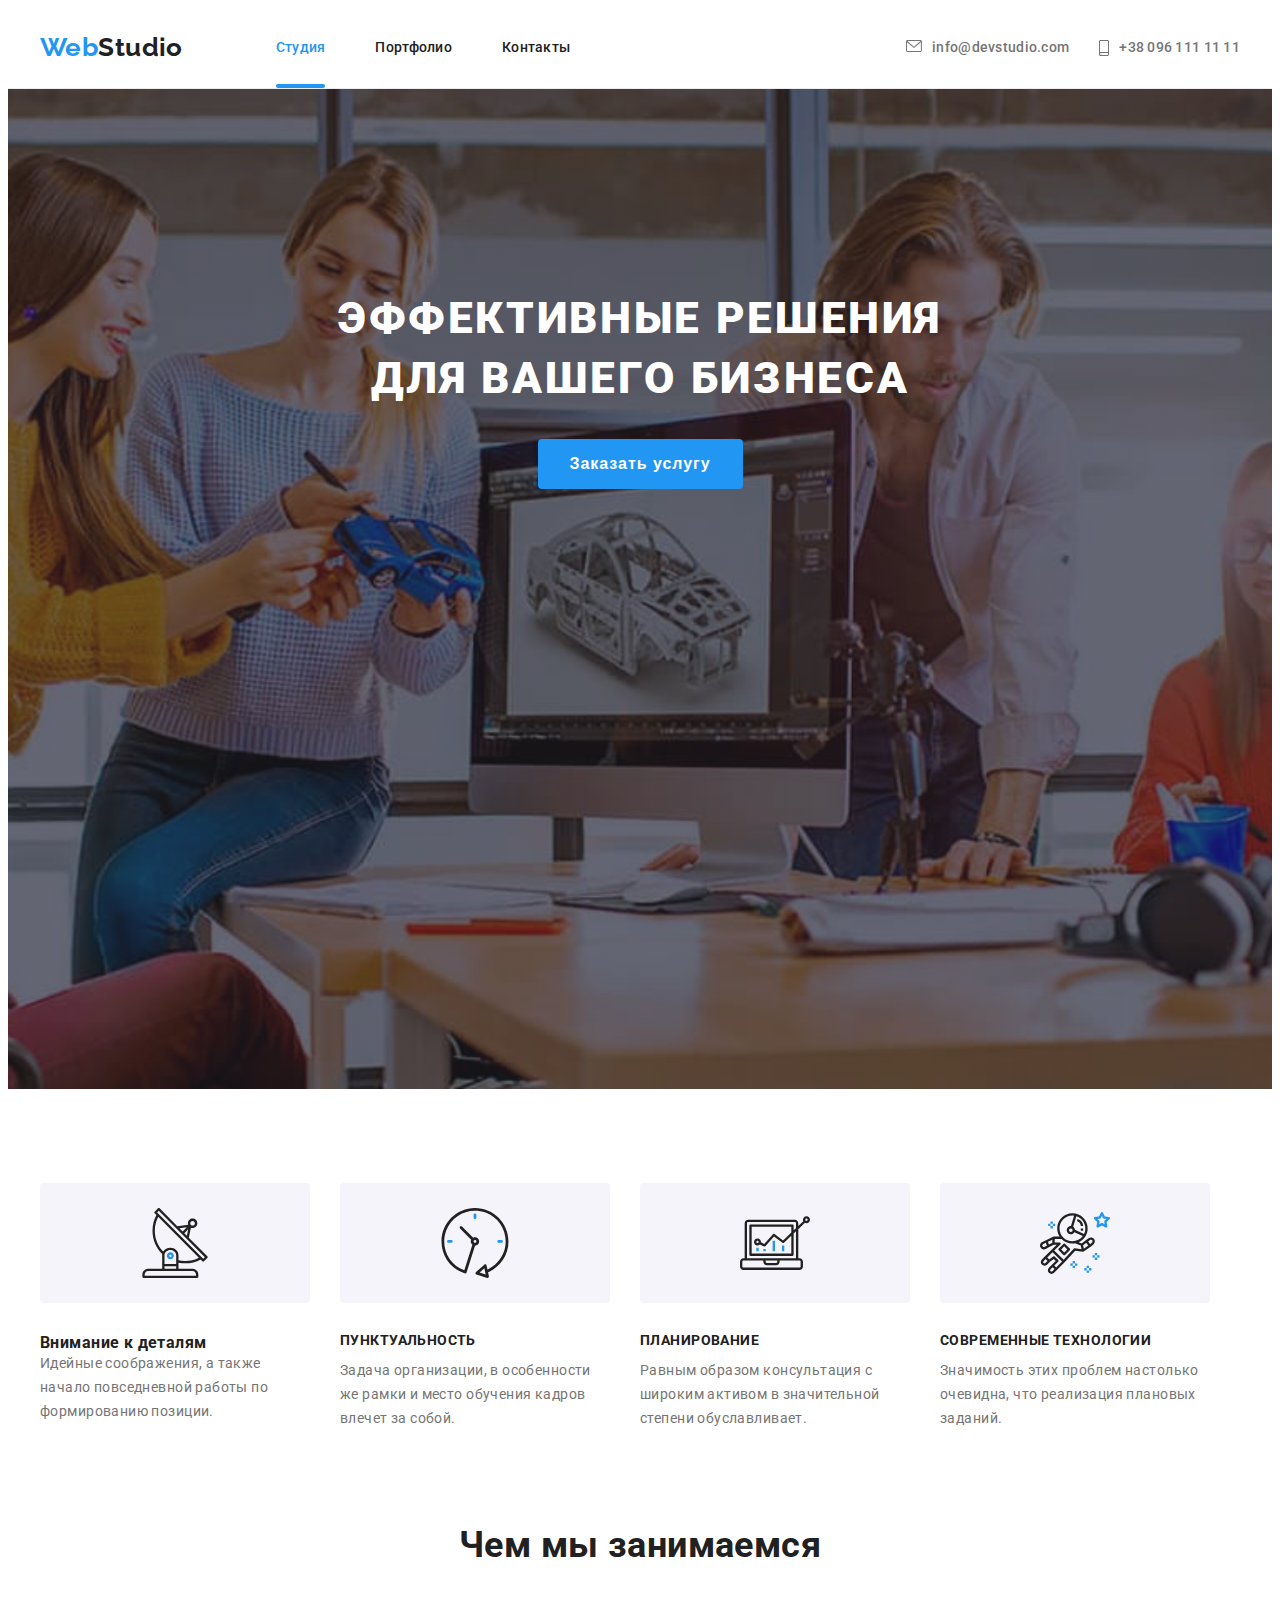
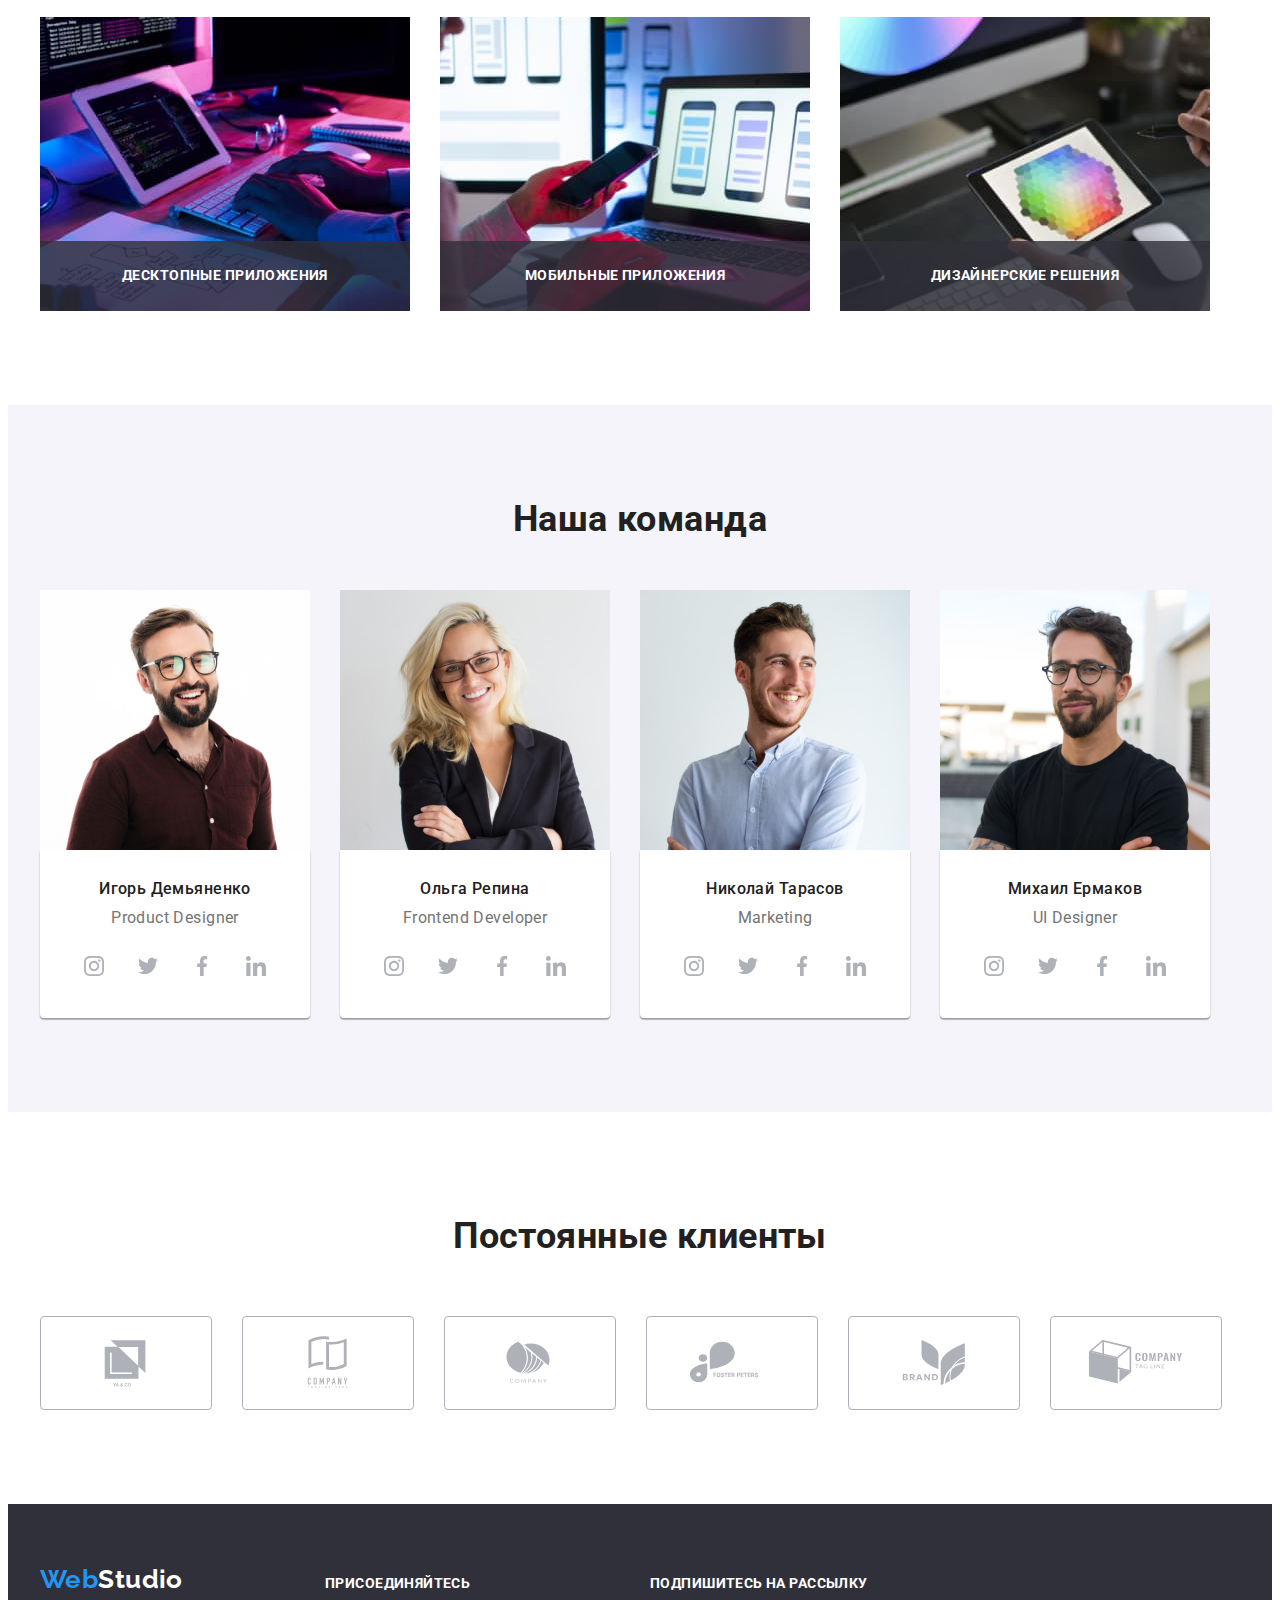
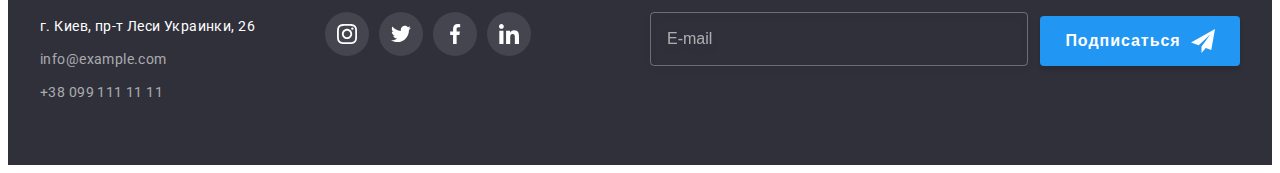
<file: index.html>
<!DOCTYPE html>
<html lang="ru">
  <head>
    <meta charset="UTF-8" />
    <meta http-equiv="X-UA-Compatible" content="IE=edge" />
    <meta name="viewport" content="width=device-width, initial-scale=1.0" />
    <title>Studio</title>
    <link rel="preconnect" href="https://fonts.googleapis.com" />
    <link rel="preconnect" href="https://fonts.gstatic.com" crossorigin />
    <link
      href="https://fonts.googleapis.com/css2?family=Raleway:wght@700&family=Roboto:wght@400;500;700;900&display=swap"
      rel="stylesheet"
    />
    <link
      rel="stylesheet"
      href="https://cdnjs.cloudflare.com/ajax/libs/modern-normalize/1.1.0/modern-normalize.min.css"
      integrity="sha512-wpPYUAdjBVSE4KJnH1VR1HeZfpl1ub8YT/NKx4PuQ5NmX2tKuGu6U/JRp5y+Y8XG2tV+wKQpNHVUX03MfMFn9Q=="
      crossorigin="anonymous"
      referrerpolicy="no-referrer"
    />
    <link rel="stylesheet" href="./css/styles.css" />
  </head>
  <body>
    <header class="header">
      <div class="container hat">
        <a class="logo" href="./index.html"
          ><span class="web">Web</span>Studio</a
        >
        <nav class="nav-list">
          <ul class="site-nav list">
            <li class="item">
              <a class="nav-link current link" href="./index.html">Студия</a>
            </li>
            <li class="item">
              <a class="nav-link link" href="./portfolio.html">Портфолио</a>
            </li>
            <li class="item">
              <a class="nav-link link" href="">Контакты</a>
            </li>
          </ul>
        </nav>
        <ul class="contact-header list">
          <li class="item">
            <a class="hat-contact link" href="mailto:info@devstudio.com">
              <svg class="mail-icon" width="16" height="12">
                <use href="./images/icons.svg#icon-envelope"></use>
              </svg>
              info@devstudio.com</a
            >
          </li>
          <li class="item">
            <a class="hat-contact link" href="tel:+380961111111"
              ><svg class="tel-icon" width="10" height="16">
                <use href="./images/icons.svg#icon-smartphone"></use>
              </svg>
              +38 096 111 11 11</a
            >
          </li>
        </ul>
      </div>
    </header>
    <main>
      <!--section_1-->
      <section class="hero section">
        <div class="container">
          <h1 class="hero-title">Эффективные решения для вашего бизнеса</h1>
          <button class="hero-button" type="button" data-modal-open>
            Заказать услугу
          </button>
        </div>
      </section>
      <!--section_2-->
      <section class="features section">
        <div class="container">
          <h2 class="visually-hidden">список</h2>

          <ul class="features-list list">
            <li class="features-item">
              <div class="about-icon-wrap">
                <svg class="features-icon" width="70" height="70">
                  <use href="./images/icons.svg#icon-antenna"></use>
                </svg>
              </div>
              <h3 class="features-headin">Внимание к деталям</h3>
              <p class="features-paragraph">
                Идейные соображения, а также начало повседневной работы по
                формированию позиции.
              </p>
            </li>
            <li class="features-item">
              <div class="about-icon-wrap">
                <svg class="features-icon" width="70" height="70">
                  <use href="./images/icons.svg#icon-clock"></use>
                </svg>
              </div>
              <h3 class="features-heading">Пунктуальность</h3>
              <p class="features-paragraph">
                Задача организации, в особенности же рамки и место обучения
                кадров влечет за собой.
              </p>
            </li>
            <li class="features-item">
              <div class="about-icon-wrap">
                <svg class="features-icon" width="70" height="70">
                  <use href="./images/icons.svg#icon-diagram"></use>
                </svg>
              </div>
              <h3 class="features-heading">Планирование</h3>
              <p class="features-paragraph">
                Равным образом консультация с широким активом в значительной
                степени обуславливает.
              </p>
            </li>
            <li class="features-item">
              <div class="about-icon-wrap">
                <svg class="features-icon" width="70" height="70">
                  <use href="./images/icons.svg#icon-astronaut"></use>
                </svg>
              </div>
              <h3 class="features-heading">Современные технологии</h3>
              <p class="features-paragraph">
                Значимость этих проблем настолько очевидна, что реализация
                плановых заданий.
              </p>
            </li>
          </ul>
        </div>
      </section>
      <!--section_3-->
      <section class="employment section">
        <div class="container">
          <h2 class="employment-title">Чем мы занимаемся</h2>
          <ul class="employment-list list">
            <li class="about-item">
              <img src="./images/img1.jpg" alt="печатает" width="370" />
              <p class="employment-name">Десктопные приложения</p>
            </li>
            <li class="about-item">
              <img src="./images/img2.jpg" alt="набор с телефона" width="370" />
              <p class="employment-name">Мобильные приложения</p>
            </li>
            <li class="about-item">
              <img
                src="./images/img3.jpg"
                alt="стилизация на планшете"
                width="370"
              />
              <p class="employment-name">Дизайнерские решения</p>
            </li>
          </ul>
        </div>
      </section>
      <!--section_4-->
      <section class="team section">
        <div class="container">
          <h2 class="team-header">Наша команда</h2>
          <ul class="team-list list">
            <li class="team-item">
              <img
                class="team-img"
                src="./images/specialist1.jpg"
                alt="фотография специалиста1"
                width="270"
              />
              <div class="team-container">
                <h3 class="team-name">Игорь Демьяненко</h3>
                <p class="team-paragraph" lang="en">Product Designer</p>
                <ul class="masters-soc-list list">
                  <li class="masters-soc-item">
                    <a href="" class="masters-soc-link link">
                      <svg class="masters-soc-icon" width="20" height="20">
                        <use href="./images/icons.svg#icon-instagram"></use>
                      </svg>
                    </a>
                  </li>
                  <li class="masters-soc-item">
                    <a href="" class="masters-soc-link link"
                      ><svg class="masters-soc-icon" width="20" height="20">
                        <use href="./images/icons.svg#icon-twitter"></use>
                      </svg>
                    </a>
                  </li>
                  <li class="masters-soc-item">
                    <a href="" class="masters-soc-link link">
                      <svg class="masters-soc-icon" width="20" height="20">
                        <use href="./images/icons.svg#icon-facebook"></use>
                      </svg>
                    </a>
                  </li>
                  <li class="masters-soc-item">
                    <a href="" class="masters-soc-link link">
                      <svg class="masters-soc-icon" width="20" height="20">
                        <use href="./images/icons.svg#icon-linkedin"></use>
                      </svg>
                    </a>
                  </li>
                </ul>
              </div>
            </li>
            <li class="team-item">
              <img
                class="team-img"
                src="./images/specialist2.jpg"
                alt="фотография специалиста2"
                width="270"
              />
              <div class="team-container">
                <h3 class="team-name">Ольга Репина</h3>
                <p class="team-paragraph" lang="en">Frontend Developer</p>
                <ul class="masters-soc-list list">
                  <li class="masters-soc-item">
                    <a href="" class="masters-soc-link link">
                      <svg class="masters-soc-icon" width="20" height="20">
                        <use href="./images/icons.svg#icon-instagram"></use>
                      </svg>
                    </a>
                  </li>
                  <li class="masters-soc-item">
                    <a href="" class="masters-soc-link link"
                      ><svg class="masters-soc-icon" width="20" height="20">
                        <use href="./images/icons.svg#icon-twitter"></use>
                      </svg>
                    </a>
                  </li>
                  <li class="masters-soc-item">
                    <a href="" class="masters-soc-link link">
                      <svg class="masters-soc-icon" width="20" height="20">
                        <use href="./images/icons.svg#icon-facebook"></use>
                      </svg>
                    </a>
                  </li>
                  <li class="masters-soc-item">
                    <a href="" class="masters-soc-link link">
                      <svg class="masters-soc-icon" width="20" height="20">
                        <use href="./images/icons.svg#icon-linkedin"></use>
                      </svg>
                    </a>
                  </li>
                </ul>
              </div>
            </li>
            <li class="team-item">
              <img
                class="team-img"
                src="./images/specialist3.jpg"
                alt="фотография специалиста3"
                width="270"
              />
              <div class="team-container">
                <h3 class="team-name">Николай Тарасов</h3>
                <p class="team-paragraph" lang="en">Marketing</p>
                <ul class="masters-soc-list list">
                  <li class="masters-soc-item">
                    <a href="" class="masters-soc-link link">
                      <svg class="masters-soc-icon" width="20" height="20">
                        <use href="./images/icons.svg#icon-instagram"></use>
                      </svg>
                    </a>
                  </li>
                  <li class="masters-soc-item">
                    <a href="" class="masters-soc-link link"
                      ><svg class="masters-soc-icon" width="20" height="20">
                        <use href="./images/icons.svg#icon-twitter"></use>
                      </svg>
                    </a>
                  </li>
                  <li class="masters-soc-item">
                    <a href="" class="masters-soc-link link">
                      <svg class="masters-soc-icon" width="20" height="20">
                        <use href="./images/icons.svg#icon-facebook"></use>
                      </svg>
                    </a>
                  </li>
                  <li class="masters-soc-item">
                    <a href="" class="masters-soc-link link">
                      <svg class="masters-soc-icon" width="20" height="20">
                        <use href="./images/icons.svg#icon-linkedin"></use>
                      </svg>
                    </a>
                  </li>
                </ul>
              </div>
            </li>
            <li class="team-item">
              <img
                class="team-img"
                src="./images/specialist4.jpg"
                alt="фотография специалиста4"
                width="270"
              />
              <div class="team-container">
                <h3 class="team-name">Михаил Ермаков</h3>
                <p class="team-paragraph" lang="en">UI Designer</p>
                <ul class="masters-soc-list list">
                  <li class="masters-soc-item">
                    <a href="" class="masters-soc-link link">
                      <svg class="masters-soc-icon" width="20" height="20">
                        <use href="./images/icons.svg#icon-instagram"></use>
                      </svg>
                    </a>
                  </li>
                  <li class="masters-soc-item">
                    <a href="" class="masters-soc-link link"
                      ><svg class="masters-soc-icon" width="20" height="20">
                        <use href="./images/icons.svg#icon-twitter"></use>
                      </svg>
                    </a>
                  </li>
                  <li class="masters-soc-item">
                    <a href="" class="masters-soc-link link">
                      <svg class="masters-soc-icon" width="20" height="20">
                        <use href="./images/icons.svg#icon-facebook"></use>
                      </svg>
                    </a>
                  </li>
                  <li class="masters-soc-item">
                    <a href="" class="masters-soc-link link">
                      <svg class="masters-soc-icon" width="20" height="20">
                        <use href="./images/icons.svg#icon-linkedin"></use>
                      </svg>
                    </a>
                  </li>
                </ul>
              </div>
            </li>
          </ul>
        </div>
      </section>
      <!--section_5-->
      <section class="clients">
        <div class="container">
          <h2 class="clients-title">Постоянные клиенты</h2>
          <ul class="clients-list list">
            <li class="clients-item">
              <a href="" class="link">
                <svg class="clients-icon" width="106" height="60">
                  <use href="./images/icons.svg#icon-logo1"></use>
                </svg>
              </a>
            </li>
            <li class="clients-item">
              <a href="" class="link">
                <svg class="clients-icon" width="106" height="60">
                  <use href="./images/icons.svg#icon-logo2"></use>
                </svg>
              </a>
            </li>
            <li class="clients-item">
              <a href="" class="link">
                <svg class="clients-icon" width="106" height="60">
                  <use href="./images/icons.svg#icon-logo3"></use>
                </svg>
              </a>
            </li>
            <li class="clients-item">
              <a href="" class="link">
                <svg class="clients-icon" width="106" height="60">
                  <use href="./images/icons.svg#icon-logo4"></use>
                </svg>
              </a>
            </li>
            <li class="clients-item">
              <a href="" class="link">
                <svg class="clients-icon" width="106" height="60">
                  <use href="./images/icons.svg#icon-logo5"></use>
                </svg>
              </a>
            </li>
            <li class="clients-item">
              <a href="" class="link">
                <svg class="clients-icon" width="106" height="60">
                  <use href="./images/icons.svg#icon-logo6"></use>
                </svg>
              </a>
            </li>
          </ul>
        </div>
      </section>
    </main>
    <footer class="footer">
      <div class="container">
        <div class="address-container">
          <a class="logo-footer link" href=""
            >Web<span class="footer-studio">Studio</span></a
          >
          <address>
            <ul class="footer-list list">
              <li class="link">
                <a
                  class="footer-contacts adress link"
                  href="https://www.bing.com/maps?osid=e393ab4b-404c-471a-ab9a-f0167a268daa&cp=50.4255~30.533493&lvl=16&imgid=5371cd0a-7fc5-4e6b-bb4b-21d235d7f3e2&v=2&sV=2&form=S00027"
                  target="_blank"
                  rel="noopener norefferer"
                  >г. Киев, пр-т Леси Украинки, 26</a
                >
              </li>
              <li class="link">
                <a
                  class="footer-contacts mail link"
                  href="mailto:info@example.com"
                  >info@example.com</a
                >
              </li>
              <li>
                <a class="footer-contacts tel link" href="tel:+380991111111"
                  >+38 099 111 11 11</a
                >
              </li>
            </ul>
          </address>
        </div>
        <div class="footer-soc-container">
          <h2 class="footer-header">присоединяйтесь</h2>
          <ul class="footer-soc-list list">
            <li class="footer-soc-item">
              <a href="" class="footer-soc-link link">
                <svg class="footer-soc-icon" width="20" height="20">
                  <use href="./images/icons.svg#icon-instagram"></use>
                </svg>
              </a>
            </li>
            <li class="footer-soc-item">
              <a href="" class="footer-soc-link link"
                ><svg class="footer-soc-icon" width="20" height="20">
                  <use href="./images/icons.svg#icon-twitter"></use>
                </svg>
              </a>
            </li>
            <li class="footer-soc-item">
              <a href="" class="footer-soc-link link">
                <svg class="footer-soc-icon" width="20" height="20">
                  <use href="./images/icons.svg#icon-facebook"></use>
                </svg>
              </a>
            </li>
            <li class="footer-soc-item">
              <a href="" class="footer-soc-link link">
                <svg class="footer-soc-icon" width="20" height="20">
                  <use href="./images/icons.svg#icon-linkedin"></use>
                </svg>
              </a>
            </li>
          </ul>
        </div>
        <div class="footer-mailing">
          <h2 class="mailing-header">Подпишитесь на рассылку</h2>
          <form class="mailing-form">
            <label class="mailing-label" for="mail-name"> </label>
            <input
              type="email"
              name="mail-name"
              class="mailing-input"
              required
              id="mail-name"
              placeholder="E-mail"
              name="mail-name"
            />
            <button class="mailing-button" type="submit">
              Подписаться
              <svg class="mailing-icon" width="24" height="24">
                <use href="./images/icons.svg#icon-telegram"></use>
              </svg>
            </button>
          </form>
        </div>
      </div>
    </footer>
    <div class="backdrop is-hidden" data-modal>
      <div class="modal">
        <button type="button" class="modal-close-button" data-modal-close>
          <svg class="close-icon" width="30" height="30">
            <use href="./images/icons.svg#icon-close-black-18dp-2-1"></use>
          </svg>
        </button>
        <p class="modal-title">Оставьте свои данные, мы вам перезвоним</p>
        <form class="modal-form">
          <div class="modal-field">
            <label class="modal-label" for="user-name">Имя </label>
            <div class="input-wrap">
              <input
                type="text"
                name="user-name"
                class="modal-input"
                required
                id="user-name"
              />
              <svg class="input-icon" width="18" height="18">
                <use href="./images/icons.svg#icon-person-modal"></use>
              </svg>
            </div>
          </div>
          <div class="modal-field">
            <label class="modal-label" for="user-tel">Телефон </label>
            <div class="input-wrap">
              <input
                type="tel"
                name="user-tel"
                class="modal-input"
                required
                id="user-tel"
                title="+380 (00) 000-00-00"
                pattern="[\+]\d{3}\s[\(]\d{2}[\)]\s\d{3}[\-]\d{2}[\-]\d{2}"
                minlength="13"
                maxlength="13"
              />
              <svg class="input-icon" width="18" height="18">
                <use href="./images/icons.svg#icon-phone-modal"></use>
              </svg>
            </div>
          </div>
          <div class="modal-field">
            <label class="modal-label" for="user-mail"> Почта</label>
            <div class="input-wrap">
              <input
                type="email"
                name="user-mail"
                class="modal-input"
                id="user-mail"
              />
              <svg class="input-icon" width="18" height="18">
                <use href="./images/icons.svg#icon-email-modal"></use>
              </svg>
            </div>
          </div>
          <div class="modal-comment">
            <label class="modal-label" for="user-comment"> Комментарий</label>
            <textarea
              class="modal-text"
              name="modal-text"
              id="user-comment"
              cols="30"
              rows="10"
              placeholder="Введите текст"
            ></textarea>
          </div>
          <div class="modal-agreement">
            <input
              type="checkbox"
              name="privacy"
              id="privacy"
              class="input-check visually-hidden"
            />
            <label for="privacy" class="check-text">
              <span>
                <svg class="check-icon" width="11" height="8">
                  <use href="./images/icons.svg#icon-check"></use>
                </svg>
              </span>
              Соглашаюсь с рассылкой и принимаю&nbsp;
              <a href="">Условия договора</a>
            </label>
          </div>
          <button type="submit" class="modal-btn">Отправить</button>
        </form>
      </div>
    </div>
    <script src="./js/modal.js"></script>
  </body>
</html>
</file>
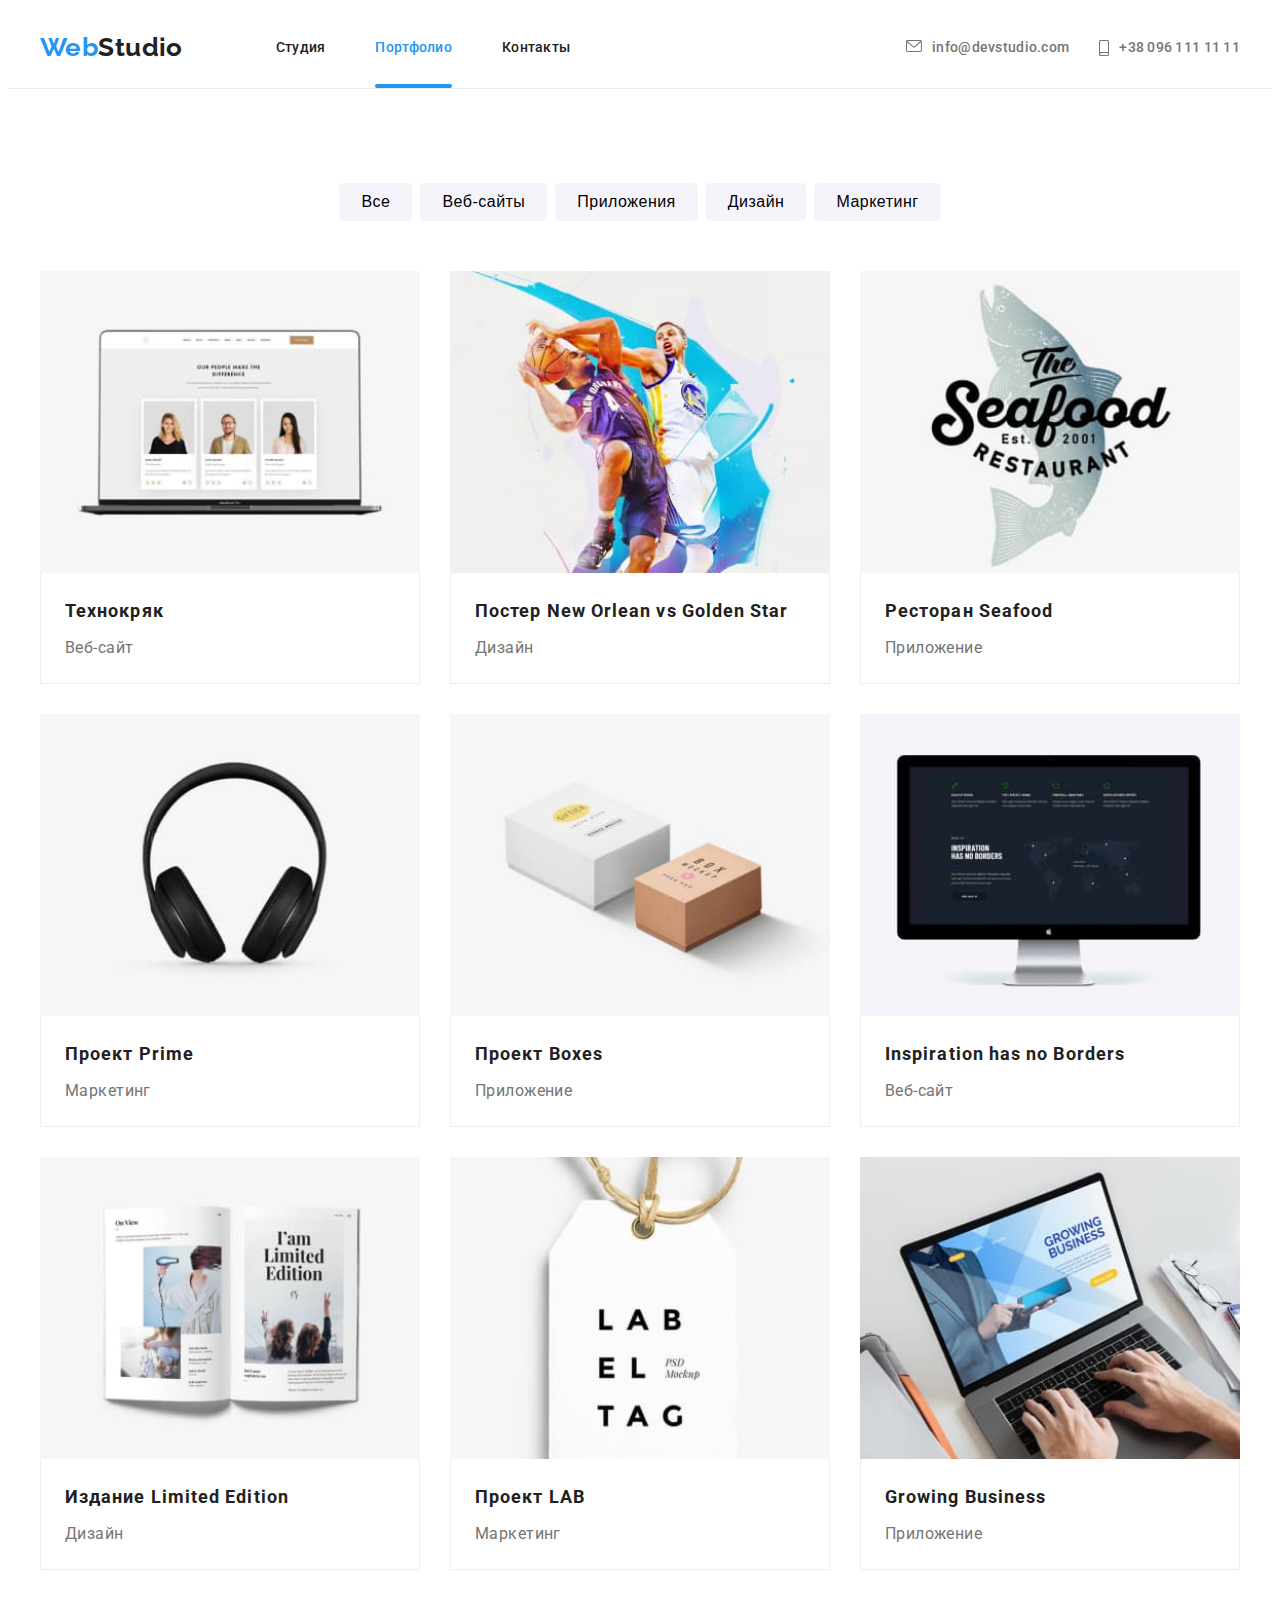
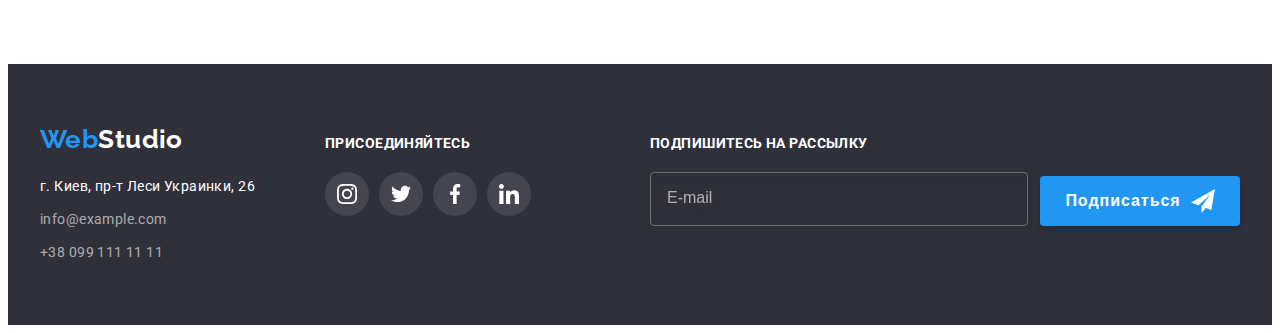
<file: portfolio.html>
<!DOCTYPE html>
<html lang="ru">
  <head>
    <meta charset="UTF-8" />
    <meta http-equiv="X-UA-Compatible" content="IE=edge" />
    <meta name="viewport" content="width=device-width, initial-scale=1.0" />
    <title>portfolio</title>
    <link rel="preconnect" href="https://fonts.googleapis.com" />
    <link rel="preconnect" href="https://fonts.gstatic.com" crossorigin />
    <link
      href="https://fonts.googleapis.com/css2?family=Raleway:wght@700&family=Roboto:wght@400;500;700;900&display=swap"
      rel="stylesheet"
    />
    <link
      rel="stylesheet"
      href="https://cdnjs.cloudflare.com/ajax/libs/modern-normalize/1.1.0/modern-normalize.min.css"
      integrity="sha512-wpPYUAdjBVSE4KJnH1VR1HeZfpl1ub8YT/NKx4PuQ5NmX2tKuGu6U/JRp5y+Y8XG2tV+wKQpNHVUX03MfMFn9Q=="
      crossorigin="anonymous"
      referrerpolicy="no-referrer"
    />
    <link rel="stylesheet" href="./css/styles.css" />
  </head>
  <body>
    <header class="header">
      <div class="container hat">
        <nav class="nav-list">
          <a class="logo" href="./index.html"
            ><span class="web">Web</span>Studio</a
          >
          <ul class="site-nav list">
            <li class="item">
              <a class="nav-link link" href="./index.html">Студия</a>
            </li>
            <li class="item">
              <a class="nav-link current link" href="./portfolio.html">Портфолио</a>
            </li>
            <li class="item">
              <a class="nav-link link" href="">Контакты</a>
            </li>
          </ul>
        </nav>
        <ul class="contact-header list">
          <li class="item">
            <a class="hat-contact link" href="mailto:info@devstudio.com">
              <svg class="mail-icon" width="16" height="12">
                <use href="./images/icons.svg#icon-envelope"></use>
              </svg>
              info@devstudio.com</a
            >
          </li>
          <li class="item">
            <a class="hat-contact link" href="tel:+380961111111"
              ><svg class="tel-icon" width="10" height="16">
                <use href="./images/icons.svg#icon-smartphone"></use>
              </svg>
              +38 096 111 11 11</a
            >
          </li>
        </ul>
      </div>
    </header>
    <main>
      <section class="portfolio">
        <div class="container">
          <h1 class="visually-hidden">список</h1>
          <ul class="button-list list">
            <li class="portfolio-list">
              <button class="button-item" type="button">Все</button>
            </li>
            <li class="portfolio-list">
              <button class="button-item" type="button">Веб-сайты</button>
            </li>
            <li class="portfolio-list">
              <button class="button-item" type="button">Приложения</button>
            </li>
            <li class="portfolio-list">
              <button class="button-item" type="button">Дизайн</button>
            </li>
            <li class="portfolio-list">
              <button class="button-item" type="button">Маркетинг</button>
            </li>
          </ul>
          <ul class="collection list">
            <li class="collection-item">
              <a href="" class="portfolio-link link">
                <div class="img-cover"> <img class="collection-image" src="./images/portfolio1.jpg" alt="Технокряк" width="370" />
                <div class="description-cover">
                   <p class="project-description">
                      Ресурс предлагает комплексные предложения с разным уровнем функционала и
                      сервисов. Все это позволит посетителю получить исчерпывающие сведения о
                      компании или частном лице.
                    </p>
                    </div>
                  </div> 
              <div class="collection-description">
                <h2 class="collection-title">Технокряк</h2>
                <p class="collection-text">Веб-сайт</p>
              </div> </a>
            </li>
            <li class="collection-item">
              <a href="" class="portfolio-link link"> 
                <div class="img-cover"><img
                class="collection-image"
                src="./images/portfolio2.jpg"
                alt="Плакат"
                width="370"
              />
              <div class="description-cover">
                    <p class="project-description">
                      Ресурс предлагает комплексные предложения с разным уровнем функционала и
                      сервисов. Все это позволит посетителю получить исчерпывающие сведения о
                      компании или частном лице.
                    </p>
                  </div>
                  </div>
              <div class="collection-description">
                <h2 class="collection-title">
                  Постер <span lang="en">New Orlean vs Golden Star</span>
                </h2>
                <p class="collection-text">Дизайн</p>
              </div></a>
            </li>
            <li class="collection-item">
              
              <a href="" class="portfolio-link link">
                <div class="img-cover"><img
                class="collection-image"
                src="./images/portfolio3.jpg"
                alt="Ресторан"
                width="370"
              />
              <div class="description-cover">
                    <p class="project-description">
                      Ресурс предлагает комплексные предложения с разным уровнем функционала и
                      сервисов. Все это позволит посетителю получить исчерпывающие сведения о
                      компании или частном лице.
                    </p>
                  </div>
                  </div>
              <div class="collection-description">
                <h2 class="collection-title">Ресторан <span lang="en">Seafood</span></h2>
                <p class="collection-text">Приложение</p>
              </div></a>
            </li>
            <li class="collection-item">
              
              <a href="" class="portfolio-link link">
                <div class="img-cover"><img class="collection-image" src="./images/portfolio4.jpg" alt="наушники" width="370" />
                <div class="description-cover">
                    <p class="project-description">
                      Ресурс предлагает комплексные предложения с разным уровнем функционала и
                      сервисов. Все это позволит посетителю получить исчерпывающие сведения о
                      компании или частном лице.
                    </p>
                  </div>
                  </div>
              <div class="collection-description">
                <h2 class="collection-title">Проект <span lang="en">Prime</span></h2>
                <p class="collection-text">Маркетинг</p>
              </div></a>
            </li>
            <li class="collection-item">
              
              <a href="" class="portfolio-link link">
                <div class="img-cover"><img class="collection-image" src="./images/portfolio5.jpg" alt="коробки" width="370" />
                <div class="description-cover">
                    <p class="project-description">
                      Ресурс предлагает комплексные предложения с разным уровнем функционала и
                      сервисов. Все это позволит посетителю получить исчерпывающие сведения о
                      компании или частном лице.
                    </p>
                  </div>
                  </div>
              <div class="collection-description">
                <h2 class="collection-title">Проект <span lang="en">Boxes</span></h2>
                <p class="collection-text">Приложение</p>
              </div></a>
            </li>
            <li class="collection-item">
              
              <a href="" class="portfolio-link link">
                <div class="img-cover"><img
                class="collection-image"
                src="./images/portfolio6.jpg"
                alt="экран"
                width="370"
              />
              <div class="description-cover">
                    <p class="project-description">
                      Ресурс предлагает комплексные предложения с разным уровнем функционала и
                      сервисов. Все это позволит посетителю получить исчерпывающие сведения о
                      компании или частном лице.
                    </p>
                  </div>
                  </div>
              <div class="collection-description">
                <h2 class="collection-title"><span lang="en">Inspiration has no Borders</span></h2>
                <p class="collection-text">Веб-сайт</p>
              </div></a>
            </li>
            <li class="collection-item">
              
              <a href="" class="portfolio-link link">
                <div class="img-cover"><img
                class="collection-image"
                src="./images/portfolio7.jpg"
                alt="книга"
                width="370"
              />
              <div class="description-cover">
                    <p class="project-description">
                      Ресурс предлагает комплексные предложения с разным уровнем функционала и
                      сервисов. Все это позволит посетителю получить исчерпывающие сведения о
                      компании или частном лице.
                    </p>
                  </div>
                  </div>
              <div class="collection-description">
                <h2 class="collection-title">Издание <span lang="en">Limited Edition</span></h2>
                <p class="collection-text">Дизайн</p>
              </div></a>
            </li>
            <li class="collection-item">
              
              <a href="" class="portfolio-link link">
                <div class="img-cover"><img class="collection-image" src="./images/portfolio8.jpg" alt="ярлык" width="370" />
                <div class="description-cover">
                    <p class="project-description">
                      Ресурс предлагает комплексные предложения с разным уровнем функционала и
                      сервисов. Все это позволит посетителю получить исчерпывающие сведения о
                      компании или частном лице.
                    </p>
                  </div>
                  </div>
              <div class="collection-description">
                <h2 class="collection-title">Проект <span lang="en">LAB</span></h2>
                <p class="collection-text">Маркетинг</p>
              </div></a>
            </li>
            <li class="collection-item">
              
              <a href="" class="portfolio-link link">
                <div class="img-cover"><img
                class="collection-image"
                src="./images/portfolio9.jpg"
                alt="ноутбук"
                width="370"
              />
              <div class="description-cover">
                    <p class="project-description">
                      Ресурс предлагает комплексные предложения с разным уровнем функционала и
                      сервисов. Все это позволит посетителю получить исчерпывающие сведения о
                      компании или частном лице.
                    </p>
                  </div>
                  </div>
              <div class="collection-description">
                <h2 class="collection-title"><span lang="en">Growing Business</span></h2>
                <p class="collection-text">Приложение</p>
              </div></a>
            </li>
          </ul>
        </address>
      </div>
    <footer class="footer">
      <div class="container">
        <div class="address-container">
          <a class="logo-footer link" href=""
            >Web<span class="footer-studio">Studio</span></a
          >
          <address>
            <ul class="footer-list list">
              <li class="link">
                <a
                  class="footer-contacts adress link"
                  href="https://www.bing.com/maps?osid=e393ab4b-404c-471a-ab9a-f0167a268daa&cp=50.4255~30.533493&lvl=16&imgid=5371cd0a-7fc5-4e6b-bb4b-21d235d7f3e2&v=2&sV=2&form=S00027"
                  target="_blank"
                  rel="noopener norefferer"
                  >г. Киев, пр-т Леси Украинки, 26</a
                >
              </li>
              <li class="link">
                <a
                  class="footer-contacts mail link"
                  href="mailto:info@example.com"
                  >info@example.com</a
                >
              </li>
              <li>
                <a class="footer-contacts tel link" href="tel:+380991111111"
                  >+38 099 111 11 11</a
                >
              </li>
            </ul>
          </address>
        </div>
        <div class="footer-soc-container">
          <h2 class="footer-header">присоединяйтесь</h2>
          <ul class="footer-soc-list list">
            <li class="footer-soc-item">
              <a href="" class="footer-soc-link link">
                <svg class="footer-soc-icon" width="20" height="20">
                  <use href="./images/icons.svg#icon-instagram"></use>
                </svg>
              </a>
            </li>
            <li class="footer-soc-item">
              <a href="" class="footer-soc-link link"
                ><svg class="footer-soc-icon" width="20" height="20">
                  <use href="./images/icons.svg#icon-twitter"></use>
                </svg>
              </a>
            </li>
            <li class="footer-soc-item">
              <a href="" class="footer-soc-link link">
                <svg class="footer-soc-icon" width="20" height="20">
                  <use href="./images/icons.svg#icon-facebook"></use>
                </svg>
              </a>
            </li>
            <li class="footer-soc-item">
              <a href="" class="footer-soc-link link">
                <svg class="footer-soc-icon" width="20" height="20">
                  <use href="./images/icons.svg#icon-linkedin"></use>
                </svg>
                 </a>
            </li>
          </ul>
        </div>
        <div class="footer-mailing">
          <h2 class="mailing-header">Подпишитесь на рассылку</h2>
          <form class="mailing-form">
            <label class="mailing-label" for="mail-name"> </label>
            <input
              type="email"
              name="mail-name"
              class="mailing-input"
              required
              id="mail-name"
              placeholder="E-mail"
              name="mail-name"
            />
            <button class="mailing-button" type="submit">
              Подписаться
              <svg class="mailing-icon" width="24" height="24">
                <use href="./images/icons.svg#icon-telegram"></use>
              </svg>
            </button>
          </form>
        </div>
      </div>
    </footer>
  </body>
</html>
</file>
<file: css/styles.css>
:root {
  --background-color: #ffffff;
  --accent-color: #2196f3;
  --dark-background: #2f303a;
  --tone-color: #f5f4fa;
  --text-color: #212121;
  --dark-text: #757575;
  --hover-button: #188ce8;
  --border-header-color: #ececec;
  --collection-color: #eeeeee;
  --soc-icon: #afb1b8;
}

p,
h1,
h2,
h3 {
  margin: 0;
}
ul {
  margin: 0;
  padding-left: 0;
}

body {
  background-color: var(--backgroud-color);
  color: var(--text-color);
  font-family: "Roboto", Verdana, sans-serif;
  font-size: 14px;
  letter-spacing: 0.03em;
}
.link {
  text-decoration: none;
}
.list {
  list-style: none;
  padding: 0;
  margin: 0;
}

.container {
  width: 1200px;
  padding: 0 15px;
  margin: 0 auto;
}
img {
  display: block;
}

/*-------------Site nav--------------------*/

.header {
  background-color: var(--background-color);
  align-items: center;
  border-bottom: 1px solid var(--border-header-color);
}
.header .container {
  display: flex;
}
.site-nav {
  display: flex;
}
.contact-header {
  display: flex;
  margin-left: auto;
}
.nav-list {
  display: flex;
}
.header .logo {
  display: block;
  padding: 24px 0 25px 0;
  margin-right: 93px;
}
.logo {
  color: var(--text-color);
  font-family: "Raleway", sans-serif;
  font-weight: 700;
  font-size: 26px;
  line-height: 1.19;
  text-decoration: none;
}
.web {
  color: var(--accent-color);
}
.site-nav .item:not(:last-child) {
  margin-right: 50px;
}
.contact .item + .item {
  margin-left: 50px;
}

.nav-link {
  display: block;
  color: var(--text-color);
  font-weight: 500;
  line-height: 1.14;
  letter-spacing: 0.02em;
  padding-top: 32px;
  padding-bottom: 32px;
  transition: color 250ms cubic-bezier(0.4, 0, 0.2, 1);
  position: relative;
}

.hat-contact {
  display: flex;
  font-weight: 500;
  line-height: 1.14;
  letter-spacing: 0.02em;
  padding-top: 32px;
  padding-bottom: 32px;
  margin-left: auto;
  color: var(--dark-text);
  transition: color 250ms cubic-bezier(0.4, 0, 0.2, 1);
}
.contact-header .item + .item {
  margin-left: 30px;
}
.nav-link:hover,
.hat-contact:hover {
  color: var(--accent-color);
}
.nav-link:focus,
.hat-contact:focus {
  color: var(--accent-color);
}
.site-nav .nav-link.current {
  color: var(--accent-color);
}
.site-nav .current::after {
  content: "";
  position: absolute;
  display: block;
  width: 100%;
  height: 4px;
  left: 0;
  bottom: 0;
  background-color: var(--accent-color);
  border-radius: 2px;
}
.mail-icon {
  fill: currentColor;
  margin-right: 10px;
  width: 16px;
  height: 12px;
}
.tel-icon {
  fill: currentColor;
  margin-right: 10px;
  width: 10px;
  height: 16px;
}

/*--------------------section_1----------------------*/
.hero {
  background-color: var(--dark-background);
  text-align: center;
  padding-top: 200px;
  padding-bottom: 200px;
  background-image: linear-gradient(
      rgba(47, 48, 58, 0.4),
      rgba(47, 48, 58, 0.4)
    ),
    url(../images/background.jpg);
  background-position: center;
  background-repeat: no-repeat;
  background-size: cover;
  max-width: 1600px;
  height: 600px;
  margin: auto;
}
.hero-title {
  color: var(--background-color);
  font-weight: 900;
  font-size: 44px;
  line-height: 1.36;
  letter-spacing: 0.06em;
  text-transform: uppercase;
  max-width: 696px;
  margin: 0 auto;
}
.hero-button {
  color: var(--background-color);
  background-color: var(--accent-color);
  cursor: pointer;
  font-weight: 700;
  font-size: 16px;
  line-height: 1.87;
  display: inline-block;
  align-items: center;
  letter-spacing: 0.06em;
  border-radius: 4px;
  padding: 10px 32px;
  min-width: 200px;
  border: none;
  margin-top: 30px;
  transition: background-color 250ms cubic-bezier(0.4, 0, 0.2, 1);
}
.hero-button:hover,
.hero-button:focus {
  background-color: var(--hover-button);
}

/*----------------------section_2----------------------*/
.features {
  padding-top: 94px;
  padding-bottom: 94px;
}
.container .features-list {
  display: flex;
}
.features-item:not(:last-child) {
  margin-right: 30px;
}
.visually-hidden {
  position: absolute;
  width: 1px;
  height: 1px;
  margin: -1px;
  border: 0;
  padding: 0;

  white-space: nowrap;
  clip-path: inset(100%);
  clip: rect(0 0 0 0);
  overflow: hidden;
}
.features-heading {
  font-size: 14px;
  font-weight: 700;
  line-height: 1.14;
  text-transform: uppercase;
  margin-bottom: 10px;
}
.features-paragraph {
  color: var(--dark-text);
  line-height: 1.71;
  max-width: 270px;
}
.about-icon-wrap {
  display: flex;
  width: 270px;
  height: 120px;
  justify-content: center;
  align-items: center;
  border-radius: 4px;
  background-color: var(--tone-color);
  margin-bottom: 30px;
}
/*-------------------------section_3-----------------------*/
.employment {
  padding-bottom: 94px;
}
.employment-title {
  font-weight: 700;
  font-size: 36px;
  line-height: 1.16;
  text-align: center;
  margin-bottom: 50px;
}
.employment-list {
  display: flex;
}
.about-item + .about-item {
  margin-left: 30px;
}
.about-item {
  position: relative;
}
.employment-name {
  display: flex;
  justify-content: center;
  align-items: center;
  font-weight: 700;
  font-size: 14px;
  line-height: 1.14;
  text-align: center;
  text-transform: uppercase;
  height: 70px;
  width: 100%;
  position: absolute;
  color: var(--background-color);
  background-color: rgba(47, 48, 58, 0.8);
  bottom: 0;
}
/*---------------------------section_4----------------------*/
.team {
  background-color: var(--tone-color);
}
.team-list {
  background-color: var(--tone-color);
  display: flex;
}
.team-item + .team-item {
  margin-left: 30px;
}

.team-header {
  padding: 94px 0 50px 0;
  font-weight: 700;
  font-size: 36px;
  line-height: 1.16;
  text-align: center;
}

.team-name {
  font-weight: 500;
  font-size: 16px;
  line-height: 1.18;
  text-align: center;
  margin-bottom: 10px;
}
.team-paragraph {
  color: var(--dark-text);
  font-size: 16px;
  line-height: 1.18;
  text-align: center;
  margin-bottom: 16px;
}
.team-container {
  background-color: var(--background-color);
  box-shadow: 0px 1px 3px rgba(0, 0, 0, 0.12), 0px 1px 1px rgba(0, 0, 0, 0.14),
    0px 2px 1px rgba(0, 0, 0, 0.2);
  border-radius: 0px 0px 4px 4px;
  padding-top: 30px;
  padding-bottom: 30px;
}
.team-item {
  margin-bottom: 94px;
}
.masters-soc-list {
  display: flex;
  justify-content: center;
}
.masters-soc-item {
  width: 44px;
  height: 44px;
}
.masters-soc-list .masters-soc-item:not(:last-child) {
  margin-right: 10px;
}
.masters-soc-link {
  display: flex;
  align-items: center;
  justify-content: center;
  width: 100%;
  height: 100%;
  border-radius: 50%;
  fill: var(--soc-icon);
  transition: background-color 250ms cubic-bezier(0.4, 0, 0.2, 1),
    fill 250ms cubic-bezier(0.4, 0, 0.2, 1);
}

.masters-soc-link:hover,
.masters-soc-link:focus {
  background-color: var(--accent-color);
  fill: var(--background-color);
}

/*---------------------------section_5--------------------*/
.clients {
  padding: 94px 0;
}
.clients-title {
  font-size: 36px;
  line-height: 1.67;
  text-align: center;
  margin-bottom: 50px;
}
.clients-list {
  display: flex;
}
.clients-item:not(:last-child) {
  margin-right: 30px;
}
.clients .link {
  display: flex;
  width: 170px;
  height: 92px;
  justify-content: center;
  align-items: center;
  border: 1px solid var(--soc-icon);
  border-radius: 4px;
  color: var(--soc-icon);
  transition: color 250ms cubic-bezier(0.4, 0, 0.2, 1),
    border-color 250ms cubic-bezier(0.4, 0, 0.2, 1);
}
.clients .link:hover,
.clients .link:focus {
  border-color: var(--accent-color);
  color: var(--accent-color);
}

.clients-icon {
  fill: currentColor;
}

/*---------------------------portfolio---------------------*/
.portfolio {
  padding-top: 94px;
}

.button-item {
  background-color: var(--tone-color);
  cursor: pointer;
  border: none;
  font-weight: 500;
  font-size: 16px;
  line-height: 1.62;
  text-align: center;
  letter-spacing: 0.03em;
  border-radius: 4px;
  padding: 6px 22px;
  display: inline-block;
  transition: color 250ms cubic-bezier(0.4, 0, 0.2, 1),
    background-color 250ms cubic-bezier(0.4, 0, 0.2, 1),
    box-shadow 250ms cubic-bezier(0.4, 0, 0.2, 1);
}
.portfolio-list:not(:last-child) {
  margin-right: 8px;
}
.button-item:hover,
.button-item:focus {
  color: var(--background-color);
  background-color: var(--accent-color);
  box-shadow: 0px 3px 1px rgba(0, 0, 0, 0.1), 0px 1px 2px rgba(0, 0, 0, 0.08),
    0px 2px 2px rgba(0, 0, 0, 0.12);
}
.button-list {
  display: flex;
  margin-bottom: 50px;
  justify-content: center;
}

.collection {
  display: flex;
  flex-wrap: wrap;
  margin-top: -30px;
  margin-left: -30px;
}
.collection-item {
  flex-basis: calc(100% / 3 - 30px);
  margin-left: 30px;
  margin-top: 30px;
}

.collection-description {
  padding: 20px 20px;
  padding: 20px 24px;
  border: 1px solid #eeeeee;
  border-top: none;
}
.img-cover {
  position: relative;
  overflow: hidden;
}
.project-description {
  width: 322px;
  font-size: 18px;
  line-height: 1.55;
  color: var(--background-color);
}
.description-cover {
  display: flex;
  justify-content: center;
  align-items: center;
  position: absolute;
  top: 0;
  height: 100%;
  width: 100%;
  background-color: rgba(33, 150, 243, 0.9);
  transform: translateY(100%);
  transition: transform 250ms cubic-bezier(0.4, 0, 0.2, 1);
}

.collection-title {
  color: var(--text-color);
  font-size: 18px;
  line-height: 2;
  letter-spacing: 0.06em;
}
.collection-text {
  margin-top: 4px;
  font-size: 16px;
  line-height: 1.88;
  color: var(--dark-text);
}
.collection-image {
  display: block;
  width: 100%;
}
.collection {
  padding-bottom: 94px;
}
.portfolio-link {
  display: block;
  transition: box-shadow 250ms cubic-bezier(0.4, 0, 0.2, 1),
    1px 4px 6px rgba(0, 0, 0, 0.16) cubic-bezier(0.4, 0, 0.2, 1);
}
.portfolio-link:hover,
.portfolio-link:focus {
  box-shadow: 0px 1px 1px rgba(0, 0, 0, 0.12), 0px 4px 4px rgba(0, 0, 0, 0.06),
    1px 4px 6px rgba(0, 0, 0, 0.16);
}
.portfolio-link:hover .description-cover,
.portfolio-link:focus .description-cover {
  transform: translateY(0);
}

/*---------------footer--------------*/
.footer {
  background-color: var(--dark-background);
  padding: 60px 0;
}
.footer .container {
  display: flex;
  align-items: baseline;
}
.logo-footer {
  display: block;
  color: var(--accent-color);
  font-family: "Raleway", sans-serif;
  font-weight: 700;
  font-size: 26px;
  line-height: 1.19;
  margin-bottom: 20px;
}
.footer-studio {
  color: var(--background-color);
}
.footer-contacts {
  font-style: normal;
  line-height: 1.71;
  transition: color 250ms cubic-bezier(0.4, 0, 0.2, 1);
}
.adress {
  color: var(--background-color);
}
.mail,
.tel {
  color: rgba(255, 255, 255, 0.6);
}
.footer-list .link:not(:last-child) {
  margin-bottom: 9px;
}
.footer-contacts:hover,
.footer-contacts:focus {
  color: var(--accent-color);
}
.footer-header {
  font-weight: 700;
  font-size: 14px;
  line-height: 1.14;
  letter-spacing: 0.03em;
  text-transform: uppercase;
  color: var(--background-color);
  margin-bottom: 20px;
}

.footer-soc-list {
  display: flex;
  justify-content: center;
}
.footer-soc-item {
  width: 44px;
  height: 44px;
}
.footer-soc-list .footer-soc-item:not(:last-child) {
  margin-right: 10px;
}
.footer-soc-link {
  display: flex;
  align-items: center;
  justify-content: center;
  width: 100%;
  height: 100%;
  border-radius: 50%;
  fill: var(--background-color);
  background-color: rgba(255, 255, 255, 0.1);
  transition: background-color 250ms cubic-bezier(0.4, 0, 0.2, 1);
}
.footer-soc-link:hover,
.footer-soc-link:focus {
  background-color: var(--accent-color);
}
.address-container {
  margin-right: 70px;
}
.footer-soc-container {
  margin-right: auto;
}
.mailing-form {
  display: flex;
  align-items: flex-end;
}
.mailing-header {
  font-weight: 700;
  font-size: 14px;
  line-height: 1.14;
  letter-spacing: 0.03em;
  text-transform: uppercase;
  color: var(--background-color);
  margin-bottom: 20px;
}
.mailing-input {
  min-width: 358px;
  height: 50px;
  border: 1px solid rgba(255, 255, 255, 0.3);
  filter: drop-shadow(0px 4px 4px rgba(0, 0, 0, 0.15));
  border-radius: 4px;
  background-color: transparent;
  outline: transparent;
  color: var(--background-color);
  padding-left: 16px;
}
.mailing-input::placeholder {
  font-weight: 400;
  font-size: 16px;
  line-height: 1.25;
  color: rgba(255, 255, 255, 0.6);
}
.mailing-button {
  width: 200px;
  height: 50px;
  font-weight: 700;
  font-size: 16px;
  line-height: 1.87;
  letter-spacing: 0.06em;
  box-shadow: 0px 4px 4px rgba(0, 0, 0, 0.15);
  border-radius: 4px;
  background-color: var(--accent-color);
  margin-left: 12px;
  border: none;
  color: var(--background-color);
  fill: var(--background-color);
  display: flex;
  align-items: center;
  justify-content: center;
  cursor: pointer;
}
.mailing-icon {
  margin-left: 10px;
}
/*--------------------modal-window------------------------*/
.backdrop {
  position: fixed;
  top: 0;
  left: 0;
  width: 100%;
  height: 100%;
  background-color: rgba(0, 0, 0, 0.2);
  transition: opacity 350ms cubic-bezier(0.4, 0, 0.2, 1),
    visibility 350ms cubic-bezier(0.4, 0, 0.2, 1);
}
.backdrop.is-hidden .modal {
  transform: translate(-50%, -50%) scale(0);
}

.modal {
  position: absolute;
  top: 50%;
  left: 50%;
  width: 528px;
  transform: translate(-50%, -50%) scale(1);
  height: 581px;
  background-color: var(--background-color);
  box-shadow: 0px 1px 3px rgba(0, 0, 0, 0.12), 0px 1px 1px rgba(0, 0, 0, 0.14),
    0px 2px 1px rgba(0, 0, 0, 0.2);
  border-radius: 4px;
  transition: transform 250ms cubic-bezier(0.4, 0, 0.2, 1);
  padding: 40px;
}
.modal-close-button {
  position: absolute;
  right: 8px;
  top: 8px;
  display: flex;
  align-items: center;
  justify-content: center;
  width: 30px;
  height: 30px;
  border-radius: 50%;
  border: 1px solid rgba(0, 0, 0, 0.1);
  cursor: pointer;
  background-color: var(--background-color);
}
.close-icon {
  transition: fill 250ms cubic-bezier(0.4, 0, 0.2, 1);
}
.close-icon:hover,
.close-icon:focus {
  fill: var(--accent-color);
}
. {
  fill: var(--accent-color);
}
.is-hidden {
  opacity: 0;
  visibility: hidden;
  pointer-events: none;
}

.modal-title {
  font-weight: 700;
  font-size: 20px;
  line-height: 1.15;
  text-align: center;
  margin-bottom: 12px;
}

.modal-field {
  margin-bottom: 10px;
}
.modal-input {
  border: 1px solid rgba(33, 33, 33, 0.2);
  border-radius: 4px;
  width: 100%;
  height: 40px;
  background-color: transparent;
  padding-left: 42px;
  outline: transparent;
  transition: border-color 250ms cubic-bezier(0.4, 0, 0.2, 1);
}
.modal-input:focus {
  border-color: var(--accent-color);
}
.input-icon {
  transition: fill 250ms cubic-bezier(0.4, 0, 0.2, 1);
}
.modal-input:focus + .input-icon {
  fill: var(--accent-color);
}

.modal-text {
  width: 100%;
  height: 120px;
  border: 1px solid rgba(33, 33, 33, 0.2);
  border-radius: 4px;
  padding: 12px 16px;
  resize: none;
  outline: transparent;
  transition: border-color 250ms cubic-bezier(0.4, 0, 0.2, 1);
}
.modal-text:focus {
  border-color: var(--accent-color);
}
.modal-text::placeholder {
  font-size: 12px;
  line-height: 0.86;
  letter-spacing: 0.01em;
  color: rgba(117, 117, 117, 0.5);
}

.modal-label {
  display: block;
  font-weight: 400;
  font-size: 12px;
  line-height: 1.17;
  letter-spacing: 0.01em;
  color: var(--dark-text);
  margin-bottom: 4px;
}
.input-wrap {
  position: relative;
}
.input-icon {
  position: absolute;
  left: 12px;
  top: 50%;
  transform: translateY(-50%);
}

.check-text {
  font-weight: 400;
  line-height: 1.71;
  color: var(--dark-text);
  display: flex;
  align-items: center;
}
.check-text a {
  color: var(--accent-color);
}
.check-text span {
  width: 16px;
  height: 15px;
  border: 1pt solid var(--text-color);
  border-radius: 2px;
  margin-right: 8px;
  display: flex;
  align-items: center;
  justify-content: center;
}
.check-icon {
  fill: transparent;
}
.input-check:checked + .check-text span {
  background-color: var(--accent-color);
  border: none;
}
.input-check:checked + .check-text .check-icon {
  fill: var(--background-color);
}
.modal-btn {
  display: block;
  color: var(--background-color);
  background-color: var(--accent-color);
  cursor: pointer;
  font-weight: 700;
  font-size: 16px;
  line-height: 1.87;
  box-shadow: 0px 4px 4px rgba(0, 0, 0, 0.15);
  align-items: center;
  letter-spacing: 0.06em;
  border-radius: 4px;
  padding: 10px 55px;
  min-width: 200px;
  margin: 0 auto;
  border: 1px solid;
  transition: background-color 250ms cubic-bezier(0.4, 0, 0.2, 1);
}
.modal-btn:hover,
.modal-btn:focus {
  background-color: var(--hover-button);
}
.modal-agreement {
  display: flex;
  justify-content: center;
  align-items: center;
  margin-top: 20px;
  margin-bottom: 30px;
}
</file>
